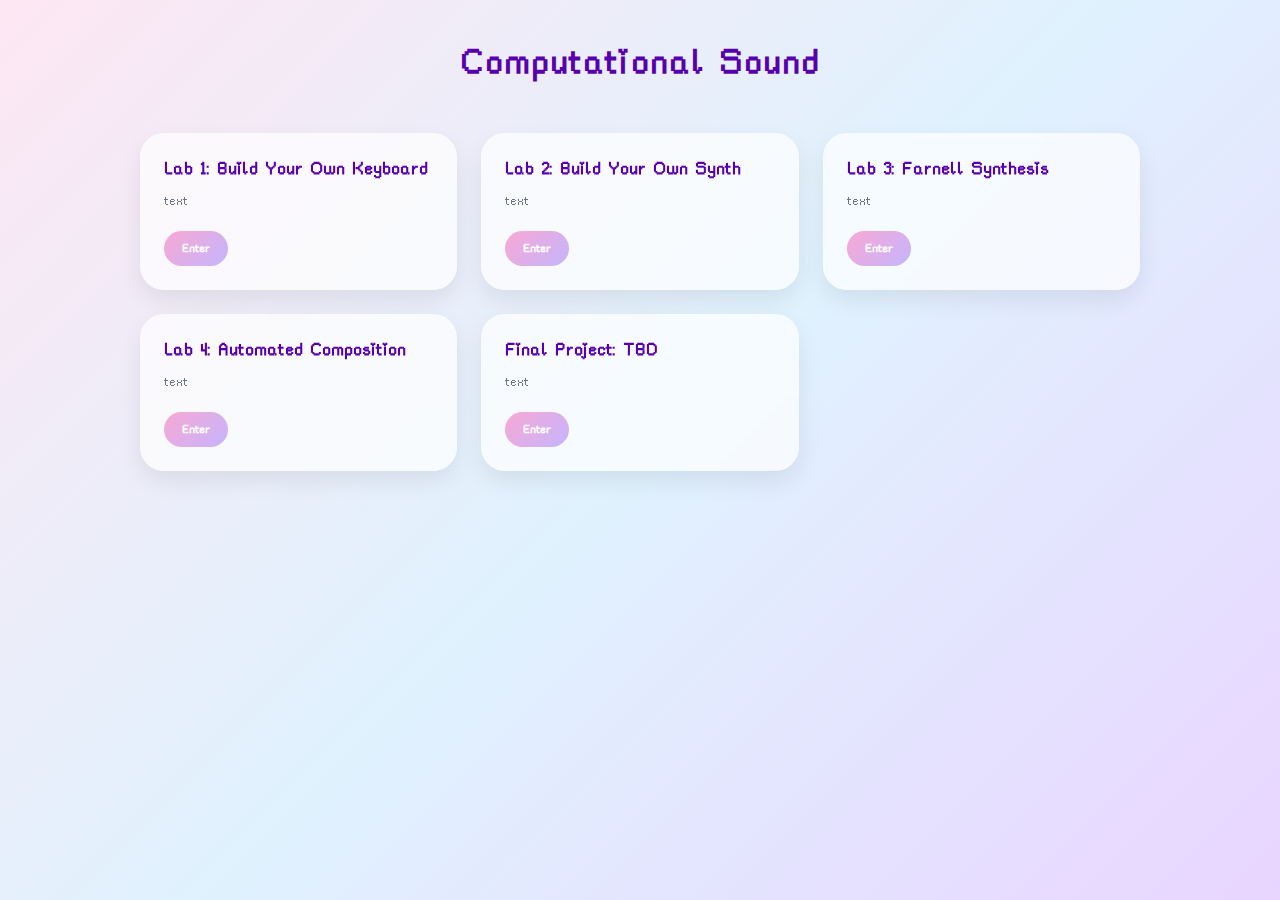
<file: index.html>
<!DOCTYPE html>
<html lang="en">
<head>
  <meta charset="UTF-8" />
  <meta name="viewport" content="width=device-width, initial-scale=1.0" />
  <title>Computational Sound Projects</title>
  <link rel="stylesheet" href="style.css">
</head>

<body>
  <h1>Computational Sound</h1>

  <div class="grid">

    <div class="card">
      <h2>Lab 1: Build Your Own Keyboard</h2>
      <p>text</p>
      <a class="btn" href="HW1/hw1.html">Enter</a>
    </div>

    <div class="card">
      <h2>Lab 2: Build Your Own Synth</h2>
      <p>text</p>
      <a class="btn" href="HW2/hw2.html">Enter</a>
    </div>

    <div class="card">
      <h2>Lab 3: Farnell Synthesis</h2>
      <p>text</p>
      <a class="btn" href="HW3/part2.html">Enter</a>
    </div>

    <div class="card">
      <h2>Lab 4: Automated Composition</h2>
      <p>text</p>
      <a class="btn" href="HW4/hw4.html">Enter</a>
    </div>

    <div class="card">
      <h2>Final Project: TBD</h2>
      <p>text</p>
      <a class="btn" href="...">Enter</a>
    </div>

  </div>

</body>

<script type="text/javascript">
// <![CDATA[
var colour="#d88cff";
var sparkles=120;

/****************************
*  Tinkerbell Magic Sparkle *
* (c) 2005 mf2fm web-design *
*  http://www.mf2fm.com/rv  *
* DON'T EDIT BELOW THIS BOX *
****************************/
var x=ox=400;
var y=oy=300;
var swide=800;
var shigh=600;
var sleft=sdown=0;
var tiny=new Array();
var star=new Array();
var starv=new Array();
var starx=new Array();
var stary=new Array();
var tinyx=new Array();
var tinyy=new Array();
var tinyv=new Array();

window.onload=function() { if (document.getElementById) {
  var i, rats, rlef, rdow;
  for (var i=0; i<sparkles; i++) {
    var rats=createDiv(3, 3);
    rats.style.visibility="hidden";
    document.body.appendChild(tiny[i]=rats);
    starv[i]=0;
    tinyv[i]=0;
    var rats=createDiv(5, 5);
    rats.style.backgroundColor="transparent";
    rats.style.visibility="hidden";
    var rlef=createDiv(1, 5);
    var rdow=createDiv(5, 1);
    rats.appendChild(rlef);
    rats.appendChild(rdow);
    rlef.style.top="2px";
    rlef.style.left="0px";
    rdow.style.top="0px";
    rdow.style.left="2px";
    document.body.appendChild(star[i]=rats);
  }
  set_width();
  sparkle();
}}

function sparkle() {
  var c;
  if (x!=ox || y!=oy) {
    ox=x;
    oy=y;
    for (c=0; c<sparkles; c++) if (!starv[c]) {
      star[c].style.left=(starx[c]=x)+"px";
      star[c].style.top=(stary[c]=y)+"px";
      star[c].style.clip="rect(0px, 5px, 5px, 0px)";
      star[c].style.visibility="visible";
      starv[c]=50;
      break;
    }
  }
  for (c=0; c<sparkles; c++) {
    if (starv[c]) update_star(c);
    if (tinyv[c]) update_tiny(c);
  }
  setTimeout("sparkle()", 40);
}

function update_star(i) {
  if (--starv[i]==25) star[i].style.clip="rect(1px, 4px, 4px, 1px)";
  if (starv[i]) {
    stary[i]+=1+Math.random()*3;
    if (stary[i]<shigh+sdown) {
      star[i].style.top=stary[i]+"px";
      starx[i]+=(i%5-2)/5;
      star[i].style.left=starx[i]+"px";
    }
    else {
      star[i].style.visibility="hidden";
      starv[i]=0;
      return;
    }
  }
  else {
    tinyv[i]=50;
    tiny[i].style.top=(tinyy[i]=stary[i])+"px";
    tiny[i].style.left=(tinyx[i]=starx[i])+"px";
    tiny[i].style.width="2px";
    tiny[i].style.height="2px";
    star[i].style.visibility="hidden";
    tiny[i].style.visibility="visible"
  }
}

function update_tiny(i) {
  if (--tinyv[i]==25) {
    tiny[i].style.width="1px";
    tiny[i].style.height="1px";
  }
  if (tinyv[i]) {
    tinyy[i]+=1+Math.random()*3;
    if (tinyy[i]<shigh+sdown) {
      tiny[i].style.top=tinyy[i]+"px";
      tinyx[i]+=(i%5-2)/5;
      tiny[i].style.left=tinyx[i]+"px";
    }
    else {
      tiny[i].style.visibility="hidden";
      tinyv[i]=0;
      return;
    }
  }
  else tiny[i].style.visibility="hidden";
}

document.onmousemove=mouse;
function mouse(e) {
  set_scroll();
  y=(e)?e.pageY:event.y+sdown;
  x=(e)?e.pageX:event.x+sleft;
}

function set_scroll() {
  if (typeof(self.pageYOffset)=="number") {
    sdown=self.pageYOffset;
    sleft=self.pageXOffset;
  }
  else if (document.body.scrollTop || document.body.scrollLeft) {
    sdown=document.body.scrollTop;
    sleft=document.body.scrollLeft;
  }
  else if (document.documentElement && (document.documentElement.scrollTop || document.documentElement.scrollLeft)) {
    sleft=document.documentElement.scrollLeft;
	sdown=document.documentElement.scrollTop;
  }
  else {
    sdown=0;
    sleft=0;
  }
}

window.onresize=set_width;
function set_width() {
  if (typeof(self.innerWidth)=="number") {
    swide=self.innerWidth;
    shigh=self.innerHeight;
  }
  else if (document.documentElement && document.documentElement.clientWidth) {
    swide=document.documentElement.clientWidth;
    shigh=document.documentElement.clientHeight;
  }
  else if (document.body.clientWidth) {
    swide=document.body.clientWidth;
    shigh=document.body.clientHeight;
  }
}

function createDiv(height, width) {
  var div=document.createElement("div");
  div.style.position="absolute";
  div.style.height=height+"px";
  div.style.width=width+"px";
  div.style.overflow="hidden";
  div.style.backgroundColor=colour;
  return (div);
}
// ]]>
</script>

</html>
</file>
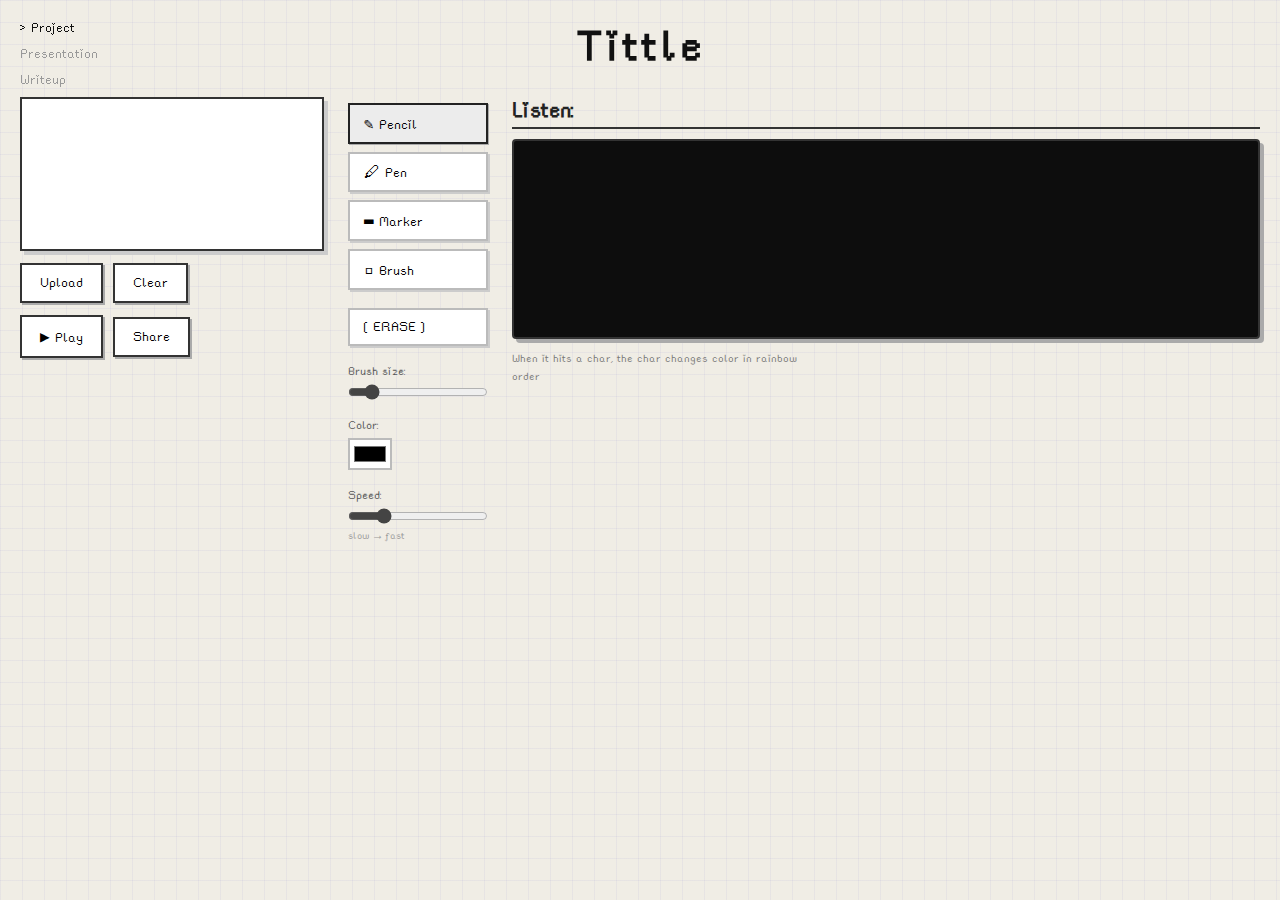
<file: finalProject/index.html>
<!DOCTYPE html>
<html lang="en">
<head>
  <meta charset="UTF-8">
  <meta name="viewport" content="width=device-width, initial-scale=1.0">
  <title>Tittle</title>
  <link rel="stylesheet" href="style.css">
</head>
<body>

  <nav id="project-nav">
    <div class="nav-container">
      <a href="index.html" class="nav-link active">Project</a>
      <a href="" class="nav-link">Presentation</a>
      <a href="./writeup/writeup.html" class="nav-link">Writeup</a>
    </div>
  </nav>

  <h1 class="app-title">Tittle</h1>

  <div id="layout">

    <!-- Left: drawing canvas -->
    <div id="left-col">
      <div id="canvas-wrap">
        <canvas id="drawCanvas"></canvas>
      </div>
      <div id="action-row">
        <button id="uploadBtn">Upload</button>
        <button id="clearBtn">Clear</button>
        <input type="file" id="fileInput" accept="image/*" hidden>
      </div>
      <div id="playback-row">
        <button id="playBtn">&#9654; Play</button>
        <button id="shareBtn">Share</button>
      </div>
    </div>

    <!-- Center: tools -->
    <div id="center-col">
      <div id="tool-list">
        <button class="tool-btn active" data-tool="pencil">&#9998; Pencil</button>
        <button class="tool-btn" data-tool="pen">&#128394; Pen</button>
        <button class="tool-btn" data-tool="marker">&#9644; Marker</button>
        <button class="tool-btn" data-tool="brush">&#9643; Brush</button>
      </div>

      <button id="eraseBtn">[ ERASE ]</button>

      <div class="ctrl-group">
        <label>Brush size:</label>
        <input type="range" id="brushSize" min="1" max="40" value="6">
      </div>

      <div class="ctrl-group">
        <label>Color:</label>
        <input type="color" id="colorPicker" value="#000000">
      </div>

      <div class="ctrl-group">
        <label>Speed:</label>
        <input type="range" id="tempoSlider" min="40" max="350" value="110">
        <span class="ctrl-hint">slow &#8594; fast</span>
      </div>
    </div>

    <!-- Right: ASCII "score" -->
    <div id="right-col">
      <h2>Listen:</h2>
      <div id="ascii-display"></div>
      <p class="listen-hint">When it hits a char, the char changes color in rainbow order</p>
    </div>

  </div>

  <script src="main.js"></script>
</body>
</html>
</file>
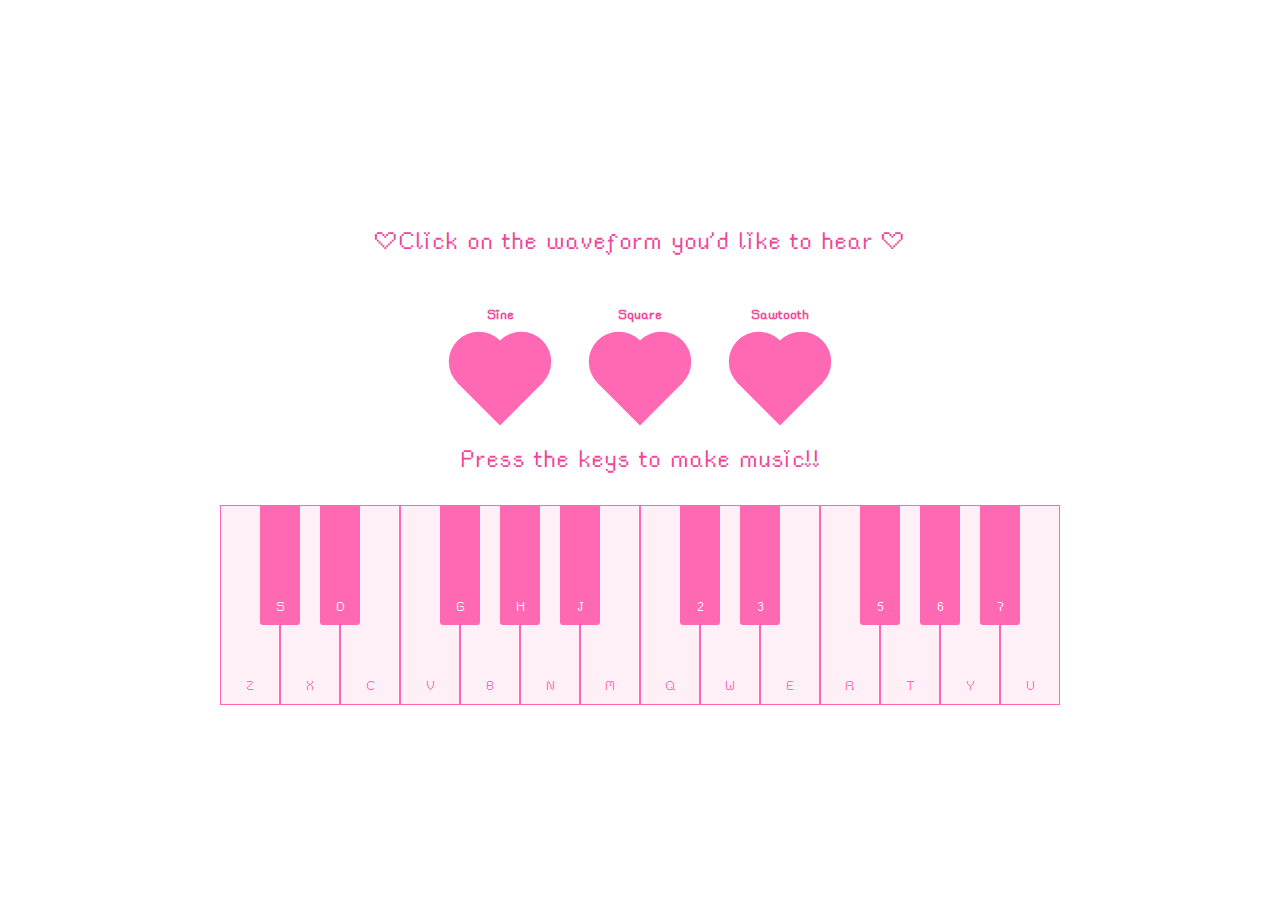
<file: Homework 1/index.html>
<!DOCTYPE html>
<html>

<head>
    <meta charset="utf-8">
    <title>HW1</title>
    <link rel="stylesheet" href="style.css">
</head>

<p>¿Click on the waveform you'd like to hear ¿</p>

<div class="hearts">
  <div class="heart-container">
    <div class="heart-label">Sine</div>
    <div class="heart-button" data-wave="sine"></div>
  </div>
  <div class="heart-container">
    <div class="heart-label">Square</div>
    <div class="heart-button" data-wave="square"></div>
  </div>
  <div class="heart-container">
    <div class="heart-label">Sawtooth</div>
    <div class="heart-button" data-wave="sawtooth"></div>
  </div>
</div>

<body>
    <p>Press the keys to make music!!</p>
</body>

<div id="keyboard">
  <div class="key white" data-key="90">Z</div>
  <div class="key white" data-key="88">X</div>
  <div class="key white" data-key="67">C</div>
  <div class="key white" data-key="86">V</div>
  <div class="key white" data-key="66">B</div>
  <div class="key white" data-key="78">N</div>
  <div class="key white" data-key="77">M</div>

  <div class="key white" data-key="81">Q</div>
  <div class="key white" data-key="87">W</div>
  <div class="key white" data-key="69">E</div>
  <div class="key white" data-key="82">R</div>
  <div class="key white" data-key="84">T</div>
  <div class="key white" data-key="89">Y</div>
  <div class="key white" data-key="85">U</div>

  <div class="key black" data-key="83" style="left: 40px;">S</div>
  <div class="key black" data-key="68" style="left: 100px;">D</div>
  <div class="key black" data-key="71" style="left: 220px;">G</div>
  <div class="key black" data-key="72" style="left: 280px;">H</div>
  <div class="key black" data-key="74" style="left: 340px;">J</div>

  <div class="key black" data-key="50" style="left: 460px;">2</div>
  <div class="key black" data-key="51" style="left: 520px;">3</div>
  <div class="key black" data-key="53" style="left: 640px;">5</div>
  <div class="key black" data-key="54" style="left: 700px;">6</div>
  <div class="key black" data-key="55" style="left: 760px;">7</div>
</div>


<script src="main.js"></script>

</html>
</file>
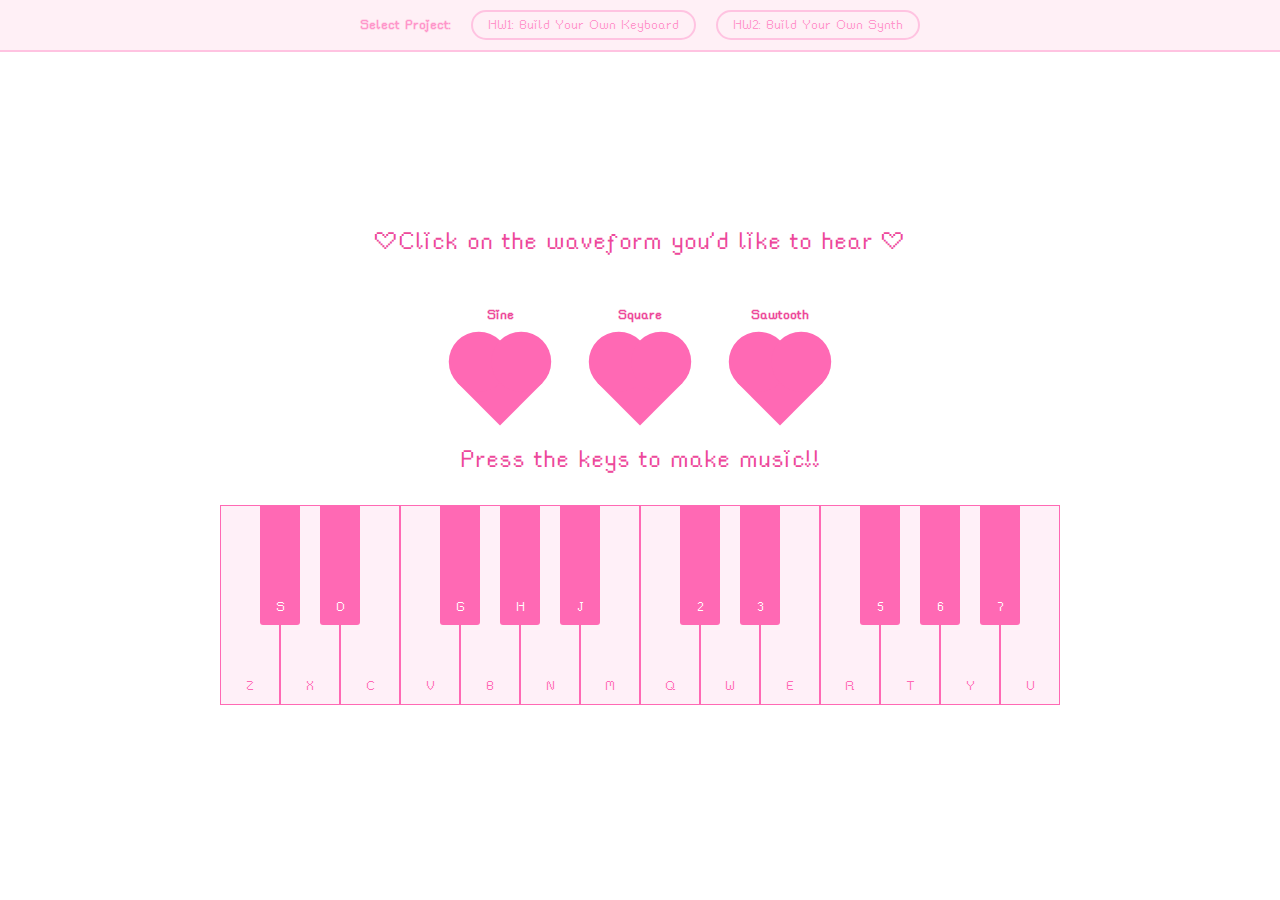
<file: HW1/index.html>
<!DOCTYPE html>
<html>

<head>
    <meta charset="utf-8">
    <title>HW1</title>
    <link rel="stylesheet" href="style.css">
</head>

<body>

<nav id="project-nav">
  <div class="nav-container">
    <span class="nav-title">Select Project:</span>
    <a href="../HW1/index.html" class="nav-link active">HW1: Build Your Own Keyboard</a>
    <a href="../HW2/index.html" class="nav-link">HW2: Build Your Own Synth</a>
  </div>
  </nav>

<p>¿Click on the waveform you'd like to hear ¿</p>

<div class="hearts">
  <div class="heart-container">
    <div class="heart-label">Sine</div>
    <div class="heart-button" data-wave="sine"></div>
  </div>
  <div class="heart-container">
    <div class="heart-label">Square</div>
    <div class="heart-button" data-wave="square"></div>
  </div>
  <div class="heart-container">
    <div class="heart-label">Sawtooth</div>
    <div class="heart-button" data-wave="sawtooth"></div>
  </div>
</div>

    <p>Press the keys to make music!!</p>

<div id="keyboard">
  <div class="key white" data-key="90">Z</div>
  <div class="key white" data-key="88">X</div>
  <div class="key white" data-key="67">C</div>
  <div class="key white" data-key="86">V</div>
  <div class="key white" data-key="66">B</div>
  <div class="key white" data-key="78">N</div>
  <div class="key white" data-key="77">M</div>

  <div class="key white" data-key="81">Q</div>
  <div class="key white" data-key="87">W</div>
  <div class="key white" data-key="69">E</div>
  <div class="key white" data-key="82">R</div>
  <div class="key white" data-key="84">T</div>
  <div class="key white" data-key="89">Y</div>
  <div class="key white" data-key="85">U</div>

  <div class="key black" data-key="83" style="left: 40px;">S</div>
  <div class="key black" data-key="68" style="left: 100px;">D</div>
  <div class="key black" data-key="71" style="left: 220px;">G</div>
  <div class="key black" data-key="72" style="left: 280px;">H</div>
  <div class="key black" data-key="74" style="left: 340px;">J</div>

  <div class="key black" data-key="50" style="left: 460px;">2</div>
  <div class="key black" data-key="51" style="left: 520px;">3</div>
  <div class="key black" data-key="53" style="left: 640px;">5</div>
  <div class="key black" data-key="54" style="left: 700px;">6</div>
  <div class="key black" data-key="55" style="left: 760px;">7</div>
</div>

</body>

<script src="main.js"></script>

</html>
</file>
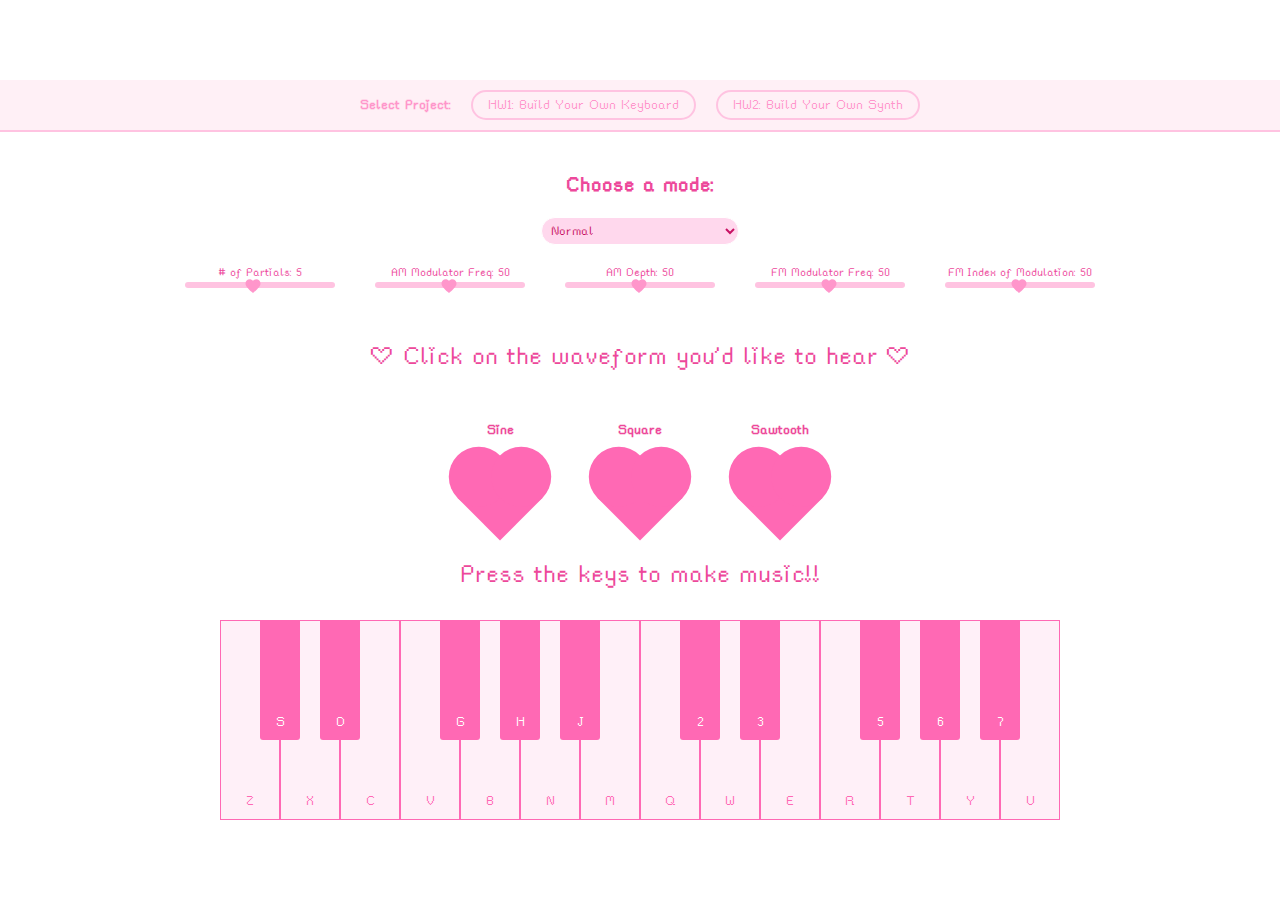
<file: HW2/index.html>
<!DOCTYPE html>
<html>

<head>
    <meta charset="utf-8">
    <title>HW2</title>
    <link rel="stylesheet" href="style.css">
</head>


<body>

  <nav id="project-nav">
  <div class="nav-container">
    <span class="nav-title">Select Project:</span>
    <a href="../HW1/index.html" class="nav-link active">HW1: Build Your Own Keyboard</a>
    <a href="../HW2/index.html" class="nav-link">HW2: Build Your Own Synth</a>
  </div>
  </nav>

  <!-- <br><br> -->
  <h2>Choose a mode:</h2>
  <select name="mode" id="mode">
    <option value="normal">Normal</option>
    <option value="additive">Additive Synthesis (w. LFO)</option>
    <option value="AM">Amplitudde Modulation</option>
    <option value="FM">Frequency Modulation</option>
    <option value="fun">Have fun & experiment !!</option>

  </select>

  <!-- <p>Switch me on to experiment...</p>
  <label class="switch">
    <input type="checkbox" id="switchMode">
    <span class="slider round"></span>
  </label> -->

<div id="controls">
  <div class="control-group">
    <label># of Partials: <span id="partialsVal">5</span></label>
    <input type="range" id="partials" min="1" max="10" value="5">
  </div>

  <div class="control-group">
    <label>AM Modulator Freq: <span id="amFreqVal">5</span></label>
    <input type="range" id="amFreq" min="1" max="100" value="50">
  </div>

   <div class="control-group">
    <label>AM Depth: <span id="depthVal">5</span></label>
    <input type="range" id="depth" min="1" max="100" value="50">
  </div>

  <div class="control-group">
    <label>FM Modulator Freq: <span id="fmFreqVal">5</span></label>
    <input type="range" id="fmFreq" min="1" max="100" value="50">
  </div>

  <div class="control-group">
    <label>FM Index of Modulation: <span id="fmIndexVal">5</span></label>
    <input type="range" id="fmIndex" min="1" max="100" value="50">
  </div>
</div>

<p>¿ Click on the waveform you'd like to hear ¿</p>

<div class="hearts">
  <div class="heart-container">
    <div class="heart-label">Sine</div>
    <div class="heart-button" data-wave="sine"></div>
  </div>
  <div class="heart-container">
    <div class="heart-label">Square</div>
    <div class="heart-button" data-wave="square"></div>
  </div>
  <div class="heart-container">
    <div class="heart-label">Sawtooth</div>
    <div class="heart-button" data-wave="sawtooth"></div>
  </div>
</div>

    <p>Press the keys to make music!!</p>

<div id="keyboard">
  <div class="key white" data-key="90">Z</div>
  <div class="key white" data-key="88">X</div>
  <div class="key white" data-key="67">C</div>
  <div class="key white" data-key="86">V</div>
  <div class="key white" data-key="66">B</div>
  <div class="key white" data-key="78">N</div>
  <div class="key white" data-key="77">M</div>

  <div class="key white" data-key="81">Q</div>
  <div class="key white" data-key="87">W</div>
  <div class="key white" data-key="69">E</div>
  <div class="key white" data-key="82">R</div>
  <div class="key white" data-key="84">T</div>
  <div class="key white" data-key="89">Y</div>
  <div class="key white" data-key="85">U</div>

  <div class="key black" data-key="83" style="left: 40px;">S</div>
  <div class="key black" data-key="68" style="left: 100px;">D</div>
  <div class="key black" data-key="71" style="left: 220px;">G</div>
  <div class="key black" data-key="72" style="left: 280px;">H</div>
  <div class="key black" data-key="74" style="left: 340px;">J</div>

  <div class="key black" data-key="50" style="left: 460px;">2</div>
  <div class="key black" data-key="51" style="left: 520px;">3</div>
  <div class="key black" data-key="53" style="left: 640px;">5</div>
  <div class="key black" data-key="54" style="left: 700px;">6</div>
  <div class="key black" data-key="55" style="left: 760px;">7</div>
</div>

</body>




<script src="main.js"></script>

</html>
</file>
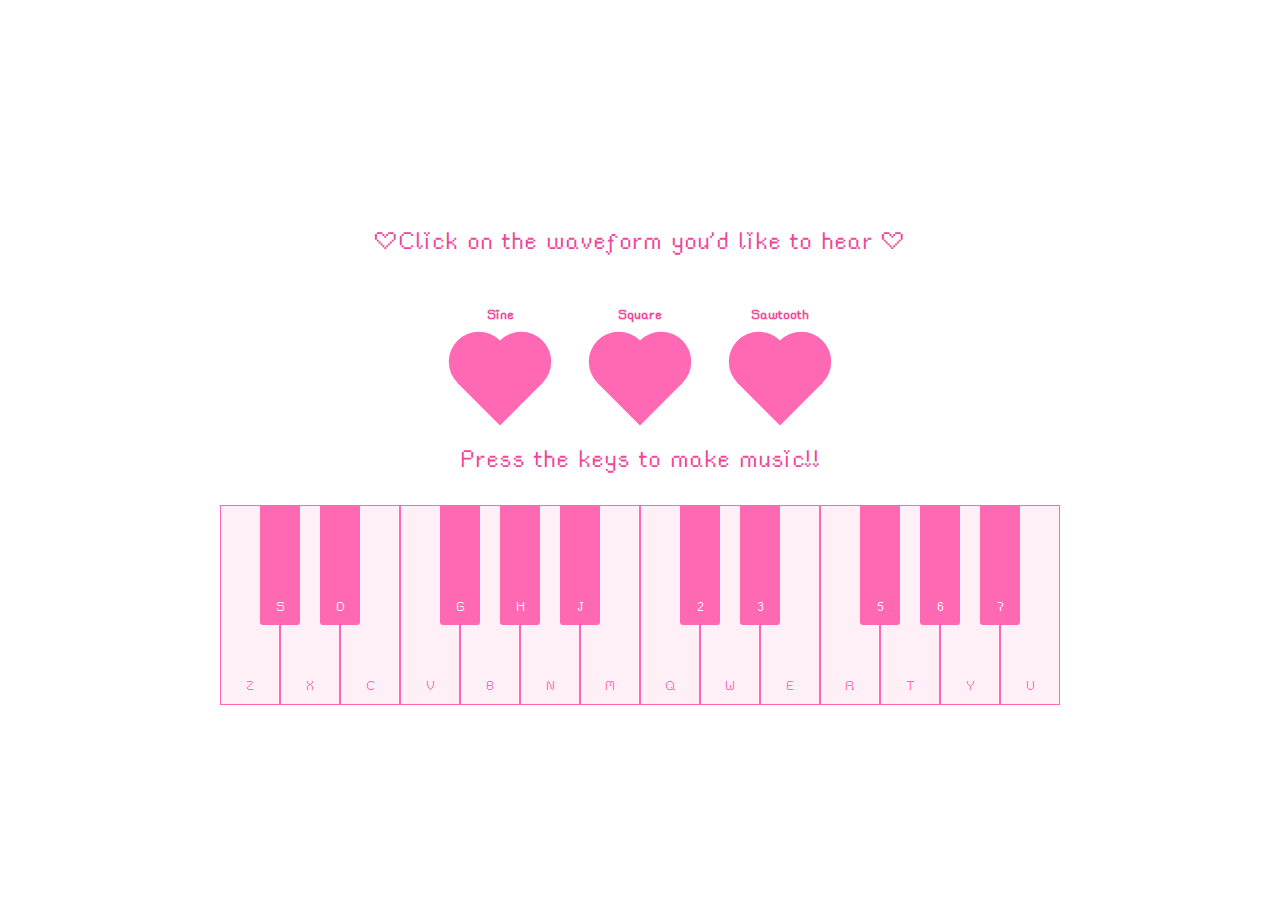
<file: Homework 1/main.html>
<!DOCTYPE html>
<html>

<head>
    <meta charset="utf-8">
    <title>HW1</title>
    <link rel="stylesheet" href="style.css">
</head>

<p>¿Click on the waveform you'd like to hear ¿</p>

<div class="hearts">
  <div class="heart-container">
    <div class="heart-label">Sine</div>
    <div class="heart-button" data-wave="sine"></div>
  </div>
  <div class="heart-container">
    <div class="heart-label">Square</div>
    <div class="heart-button" data-wave="square"></div>
  </div>
  <div class="heart-container">
    <div class="heart-label">Sawtooth</div>
    <div class="heart-button" data-wave="sawtooth"></div>
  </div>
</div>

<body>
    <p>Press the keys to make music!!</p>
</body>

<div id="keyboard">
  <div class="key white" data-key="90">Z</div>
  <div class="key white" data-key="88">X</div>
  <div class="key white" data-key="67">C</div>
  <div class="key white" data-key="86">V</div>
  <div class="key white" data-key="66">B</div>
  <div class="key white" data-key="78">N</div>
  <div class="key white" data-key="77">M</div>

  <div class="key white" data-key="81">Q</div>
  <div class="key white" data-key="87">W</div>
  <div class="key white" data-key="69">E</div>
  <div class="key white" data-key="82">R</div>
  <div class="key white" data-key="84">T</div>
  <div class="key white" data-key="89">Y</div>
  <div class="key white" data-key="85">U</div>

  <div class="key black" data-key="83" style="left: 40px;">S</div>
  <div class="key black" data-key="68" style="left: 100px;">D</div>
  <div class="key black" data-key="71" style="left: 220px;">G</div>
  <div class="key black" data-key="72" style="left: 280px;">H</div>
  <div class="key black" data-key="74" style="left: 340px;">J</div>

  <div class="key black" data-key="50" style="left: 460px;">2</div>
  <div class="key black" data-key="51" style="left: 520px;">3</div>
  <div class="key black" data-key="53" style="left: 640px;">5</div>
  <div class="key black" data-key="54" style="left: 700px;">6</div>
  <div class="key black" data-key="55" style="left: 760px;">7</div>
</div>


<script src="main.js"></script>

</html>
</file>
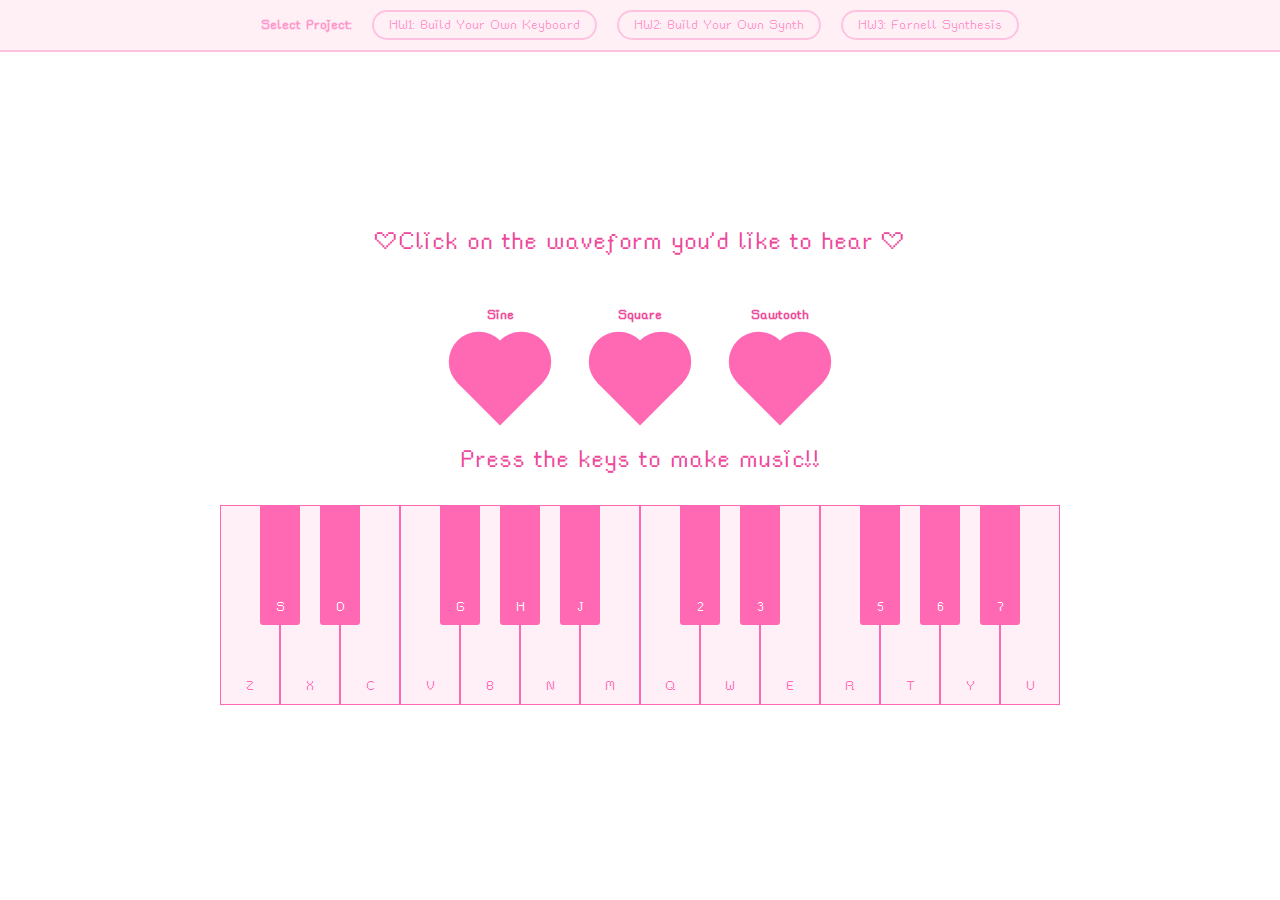
<file: HW1/hw1.html>
<!DOCTYPE html>
<html>

<head>
    <meta charset="utf-8">
    <title>HW1</title>
    <link rel="stylesheet" href="style.css">
</head>

<body>

<nav id="project-nav">
  <div class="nav-container">
    <span class="nav-title">Select Project:</span>
    <a href="./hw1.html" class="nav-link active">HW1: Build Your Own Keyboard</a>
    <a href="../HW2/hw2.html" class="nav-link">HW2: Build Your Own Synth</a>
    <a href="../HW3/part2.html" class="nav-link">HW3: Farnell Synthesis</a>

  </div>
  </nav>

<p>¿Click on the waveform you'd like to hear ¿</p>

<div class="hearts">
  <div class="heart-container">
    <div class="heart-label">Sine</div>
    <div class="heart-button" data-wave="sine"></div>
  </div>
  <div class="heart-container">
    <div class="heart-label">Square</div>
    <div class="heart-button" data-wave="square"></div>
  </div>
  <div class="heart-container">
    <div class="heart-label">Sawtooth</div>
    <div class="heart-button" data-wave="sawtooth"></div>
  </div>
</div>

    <p>Press the keys to make music!!</p>

<div id="keyboard">
  <div class="key white" data-key="90">Z</div>
  <div class="key white" data-key="88">X</div>
  <div class="key white" data-key="67">C</div>
  <div class="key white" data-key="86">V</div>
  <div class="key white" data-key="66">B</div>
  <div class="key white" data-key="78">N</div>
  <div class="key white" data-key="77">M</div>

  <div class="key white" data-key="81">Q</div>
  <div class="key white" data-key="87">W</div>
  <div class="key white" data-key="69">E</div>
  <div class="key white" data-key="82">R</div>
  <div class="key white" data-key="84">T</div>
  <div class="key white" data-key="89">Y</div>
  <div class="key white" data-key="85">U</div>

  <div class="key black" data-key="83" style="left: 40px;">S</div>
  <div class="key black" data-key="68" style="left: 100px;">D</div>
  <div class="key black" data-key="71" style="left: 220px;">G</div>
  <div class="key black" data-key="72" style="left: 280px;">H</div>
  <div class="key black" data-key="74" style="left: 340px;">J</div>

  <div class="key black" data-key="50" style="left: 460px;">2</div>
  <div class="key black" data-key="51" style="left: 520px;">3</div>
  <div class="key black" data-key="53" style="left: 640px;">5</div>
  <div class="key black" data-key="54" style="left: 700px;">6</div>
  <div class="key black" data-key="55" style="left: 760px;">7</div>
</div>

</body>

<script src="main.js"></script>

</html>
</file>
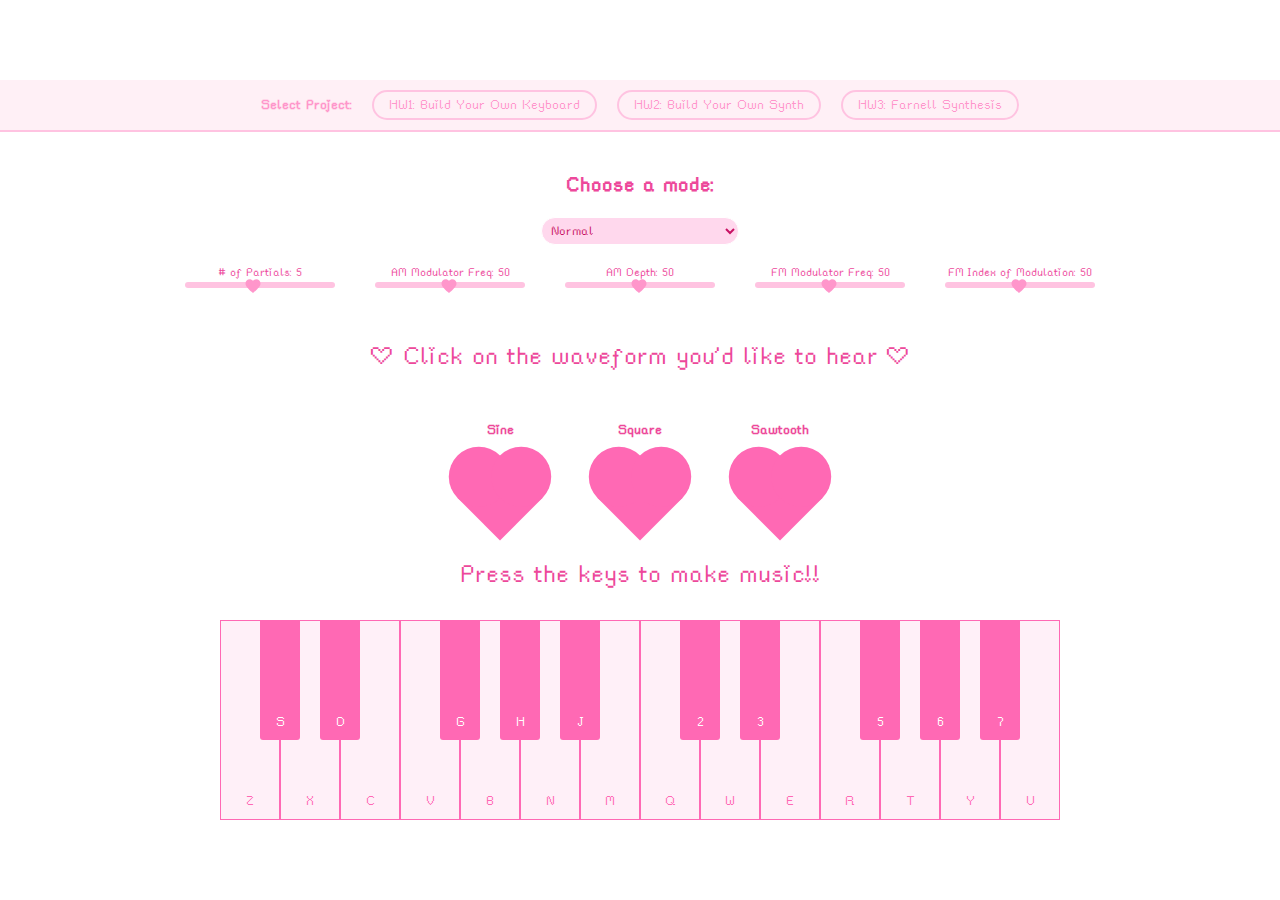
<file: HW2/hw2.html>
<!DOCTYPE html>
<html>

<head>
    <meta charset="utf-8">
    <title>HW2</title>
    <link rel="stylesheet" href="style.css">
</head>


<body>

  <nav id="project-nav">
  <div class="nav-container">
    <span class="nav-title">Select Project:</span>
    <a href="../HW1/hw1.html" class="nav-link">HW1: Build Your Own Keyboard</a>
    <a href="./HW2/hw2.html" class="nav-link active">HW2: Build Your Own Synth</a>
    <a href="../HW3/part2.html" class="nav-link">HW3: Farnell Synthesis</a>

  </div>
  </nav>

  <h2>Choose a mode:</h2>
  <select name="mode" id="mode">
    <option value="normal">Normal</option>
    <option value="additive">Additive Synthesis (w. LFO)</option>
    <option value="AM">Amplitudde Modulation</option>
    <option value="FM">Frequency Modulation</option>
    <option value="fun">Have fun & experiment !!</option>

  </select>

  <!-- <p>Switch me on to experiment...</p>
  <label class="switch">
    <input type="checkbox" id="switchMode">
    <span class="slider round"></span>
  </label> -->

<div id="controls">
  <div class="control-group">
    <label># of Partials: <span id="partialsVal">5</span></label>
    <input type="range" id="partials" min="1" max="10" value="5">
  </div>

  <div class="control-group">
    <label>AM Modulator Freq: <span id="amFreqVal">5</span></label>
    <input type="range" id="amFreq" min="1" max="100" value="50">
  </div>

   <div class="control-group">
    <label>AM Depth: <span id="depthVal">5</span></label>
    <input type="range" id="depth" min="1" max="100" value="50">
  </div>

  <div class="control-group">
    <label>FM Modulator Freq: <span id="fmFreqVal">5</span></label>
    <input type="range" id="fmFreq" min="1" max="100" value="50">
  </div>

  <div class="control-group">
    <label>FM Index of Modulation: <span id="fmIndexVal">5</span></label>
    <input type="range" id="fmIndex" min="1" max="100" value="50">
  </div>
</div>

<p>¿ Click on the waveform you'd like to hear ¿</p>

<div class="hearts">
  <div class="heart-container">
    <div class="heart-label">Sine</div>
    <div class="heart-button" data-wave="sine"></div>
  </div>
  <div class="heart-container">
    <div class="heart-label">Square</div>
    <div class="heart-button" data-wave="square"></div>
  </div>
  <div class="heart-container">
    <div class="heart-label">Sawtooth</div>
    <div class="heart-button" data-wave="sawtooth"></div>
  </div>
</div>

    <p>Press the keys to make music!!</p>

<div id="keyboard">
  <div class="key white" data-key="90">Z</div>
  <div class="key white" data-key="88">X</div>
  <div class="key white" data-key="67">C</div>
  <div class="key white" data-key="86">V</div>
  <div class="key white" data-key="66">B</div>
  <div class="key white" data-key="78">N</div>
  <div class="key white" data-key="77">M</div>

  <div class="key white" data-key="81">Q</div>
  <div class="key white" data-key="87">W</div>
  <div class="key white" data-key="69">E</div>
  <div class="key white" data-key="82">R</div>
  <div class="key white" data-key="84">T</div>
  <div class="key white" data-key="89">Y</div>
  <div class="key white" data-key="85">U</div>

  <div class="key black" data-key="83" style="left: 40px;">S</div>
  <div class="key black" data-key="68" style="left: 100px;">D</div>
  <div class="key black" data-key="71" style="left: 220px;">G</div>
  <div class="key black" data-key="72" style="left: 280px;">H</div>
  <div class="key black" data-key="74" style="left: 340px;">J</div>

  <div class="key black" data-key="50" style="left: 460px;">2</div>
  <div class="key black" data-key="51" style="left: 520px;">3</div>
  <div class="key black" data-key="53" style="left: 640px;">5</div>
  <div class="key black" data-key="54" style="left: 700px;">6</div>
  <div class="key black" data-key="55" style="left: 760px;">7</div>
</div>

</body>

<script src="main.js"></script>

</html>
</file>
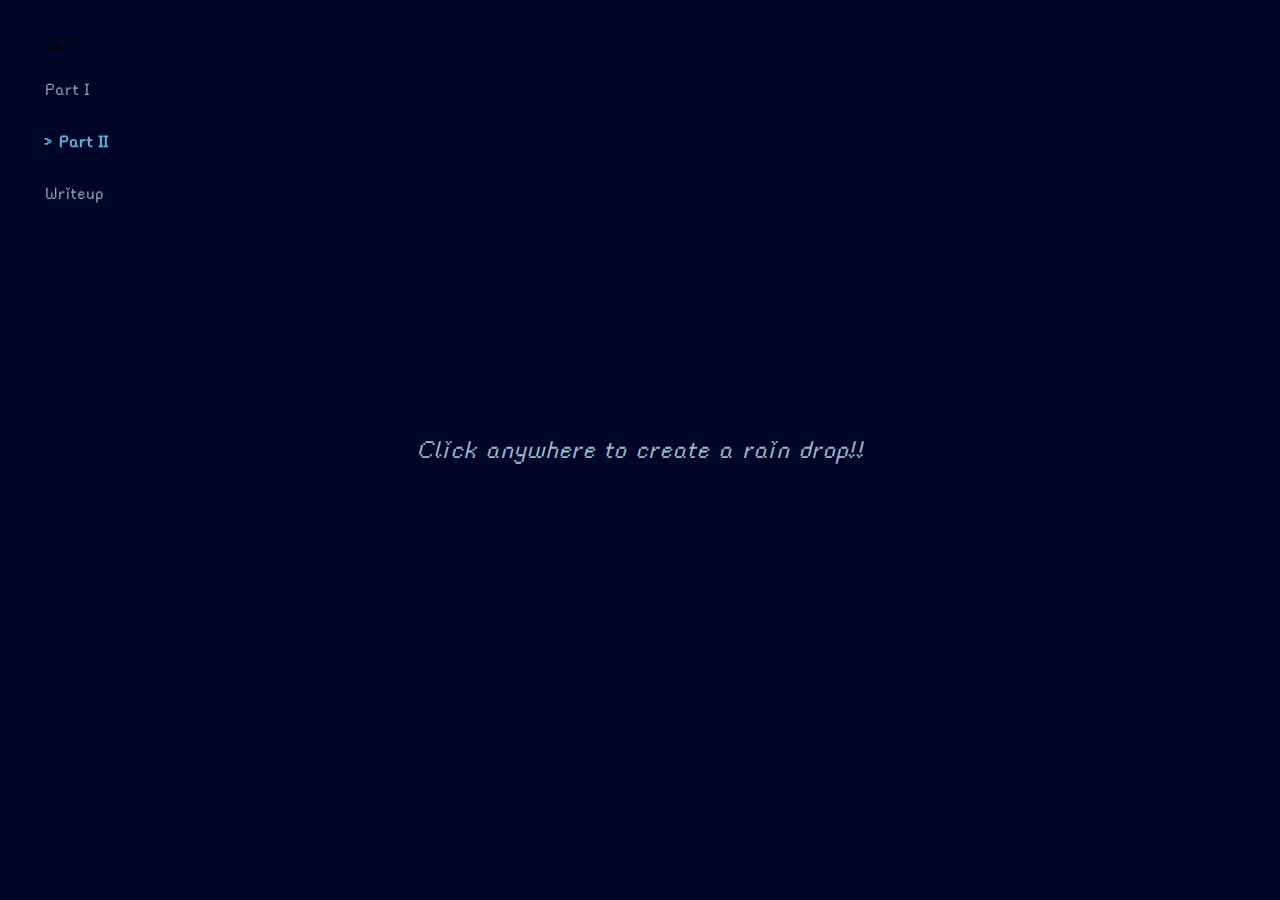
<file: HW3/part2.html>
<!DOCTYPE html>
<html lang="en">
    <head>
        <meta charset="UTF-8">
        <title>HW3</title>
        <link rel="stylesheet" href="style.css">
    </head>

    <body>

        <nav id="project-nav">
            <div class="nav-container">
                <span class="nav-title">Lab 3:</span>
                <a href="../HW3/part1/part1.html" class="nav-link">Part I</a>
                <a href="index.html" class="nav-link active">Part II</a>
                <a href="../HW3/writeup/writeup.html" class="nav-link"> Writeup</a>
            </div>
        </nav>

        <div id="directions">
            <p>Click anywhere to create a rain drop!!</p>
        </div>

    </body>

<script src="main.js"></script>

</html>
</file>
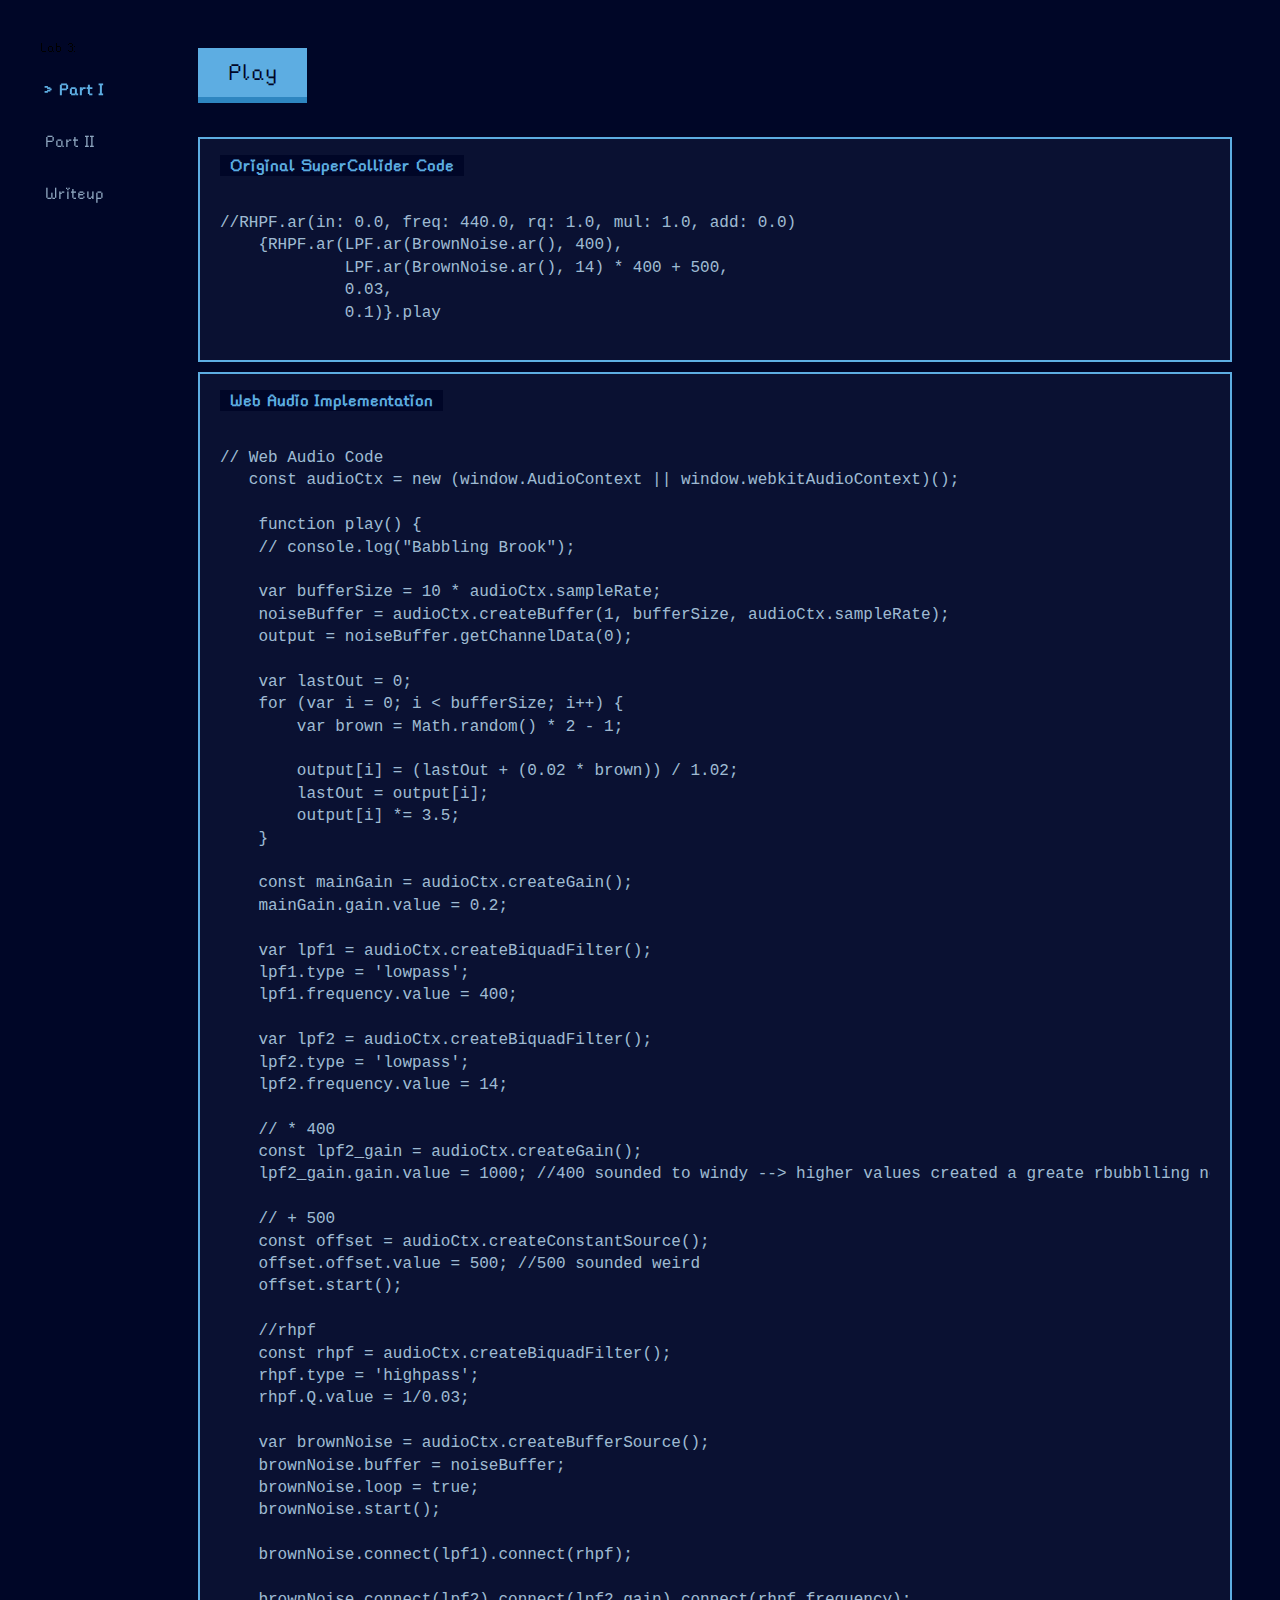
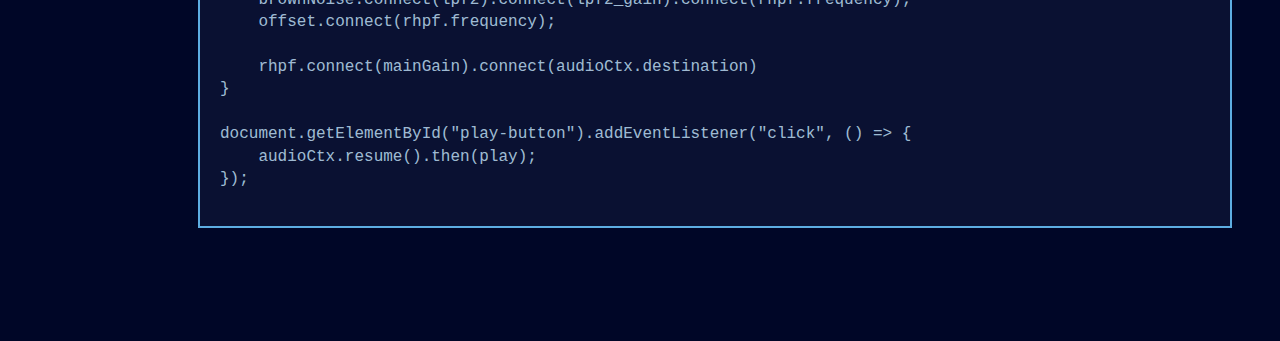
<file: HW3/part1/part1.html>
<!DOCTYPE html>
<html>

<head>
    <meta charset="utf-8">
    <title>HW1</title>
    <link rel="stylesheet" href="style.css">
</head>

<body>
    <nav id="project-nav">
        <div class="nav-container">
            <span class="nav-title">Lab 3:</span>
            <a href="./part1.html" class="nav-link active">Part I</a>
            <a href="../part2.html" class="nav-link">Part II</a>
            <a href="../writeup/writeup.html" class="nav-link"> Writeup</a>
        </div>
    </nav>

    <main id="part-1-container">        
        <div class="audio-controls">
            <button id="play-button">Play</button>
            <div id="visualizer"></div> 
        </div>

        <div class="code-comparison">
            <div class="code-box">
                <h3>Original SuperCollider Code</h3>
                <pre><code>//RHPF.ar(in: 0.0, freq: 440.0, rq: 1.0, mul: 1.0, add: 0.0)
    {RHPF.ar(LPF.ar(BrownNoise.ar(), 400), 
             LPF.ar(BrownNoise.ar(), 14) * 400 + 500,
             0.03,
             0.1)}.play
</code></pre>
            </div>
            
            <div class="code-box">
                <h3>Web Audio Implementation</h3>
                <pre><code>// Web Audio Code
   const audioCtx = new (window.AudioContext || window.webkitAudioContext)();

    function play() {
    // console.log("Babbling Brook");

    var bufferSize = 10 * audioCtx.sampleRate;
    noiseBuffer = audioCtx.createBuffer(1, bufferSize, audioCtx.sampleRate);
    output = noiseBuffer.getChannelData(0);

    var lastOut = 0;
    for (var i = 0; i < bufferSize; i++) {
        var brown = Math.random() * 2 - 1;
    
        output[i] = (lastOut + (0.02 * brown)) / 1.02;
        lastOut = output[i];
        output[i] *= 3.5;
    }

    const mainGain = audioCtx.createGain();
    mainGain.gain.value = 0.2;

    var lpf1 = audioCtx.createBiquadFilter();
    lpf1.type = 'lowpass';
    lpf1.frequency.value = 400;

    var lpf2 = audioCtx.createBiquadFilter();
    lpf2.type = 'lowpass';
    lpf2.frequency.value = 14;
    
    // * 400
    const lpf2_gain = audioCtx.createGain();
    lpf2_gain.gain.value = 1000; //400 sounded to windy --> higher values created a greate rbubblling noise
    
    // + 500
    const offset = audioCtx.createConstantSource();
    offset.offset.value = 500; //500 sounded weird
    offset.start();

    //rhpf
    const rhpf = audioCtx.createBiquadFilter();
    rhpf.type = 'highpass';
    rhpf.Q.value = 1/0.03;

    var brownNoise = audioCtx.createBufferSource();
    brownNoise.buffer = noiseBuffer;
    brownNoise.loop = true;
    brownNoise.start();
    
    brownNoise.connect(lpf1).connect(rhpf);

    brownNoise.connect(lpf2).connect(lpf2_gain).connect(rhpf.frequency);
    offset.connect(rhpf.frequency);

    rhpf.connect(mainGain).connect(audioCtx.destination)
}

document.getElementById("play-button").addEventListener("click", () => {
    audioCtx.resume().then(play);
});
</code></pre>
            </div>
        </div>
    </main>

</body>

<script src="main.js"></script>

</html>
</file>
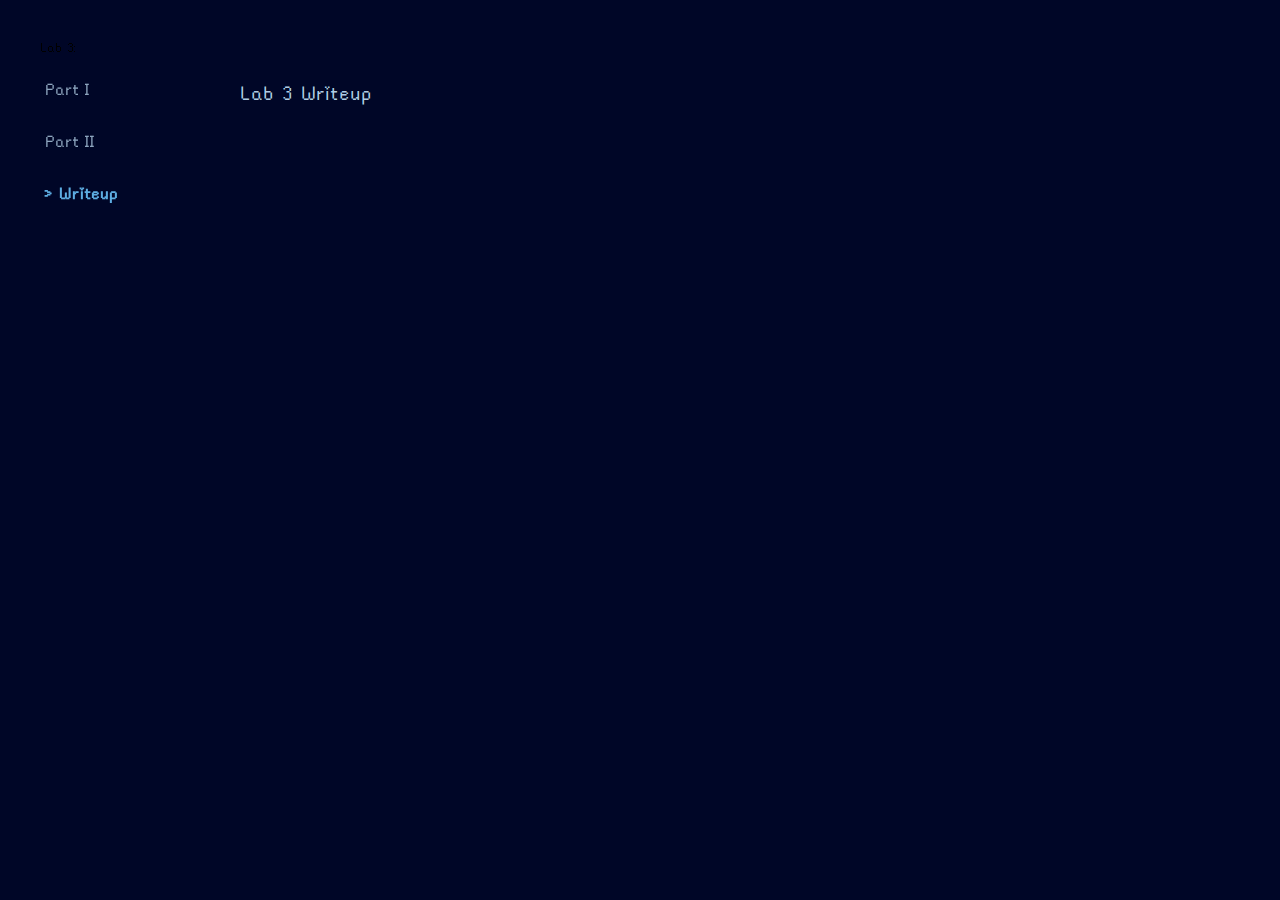
<file: HW3/writeup/writeup.html>
<!DOCTYPE html>
<html>

<head>
    <meta charset="utf-8">
    <title>HW1</title>
    <link rel="stylesheet" href="style.css">
</head>

<body>

    <nav id="project-nav">
        <div class="nav-container">
            <span class="nav-title">Lab 3:</span>
            <a href="../part1/part1.html" class="nav-link">Part I</a>
            <a href="../part2.html" class="nav-link">Part II</a>
            <a href="writeup.html" class="nav-link active"> Writeup</a>
        </div>
    </nav>

    <div id="writeup-container">
        <p id="typewriter-text"></p>
    </div>
</body>

<script src="main.js"></script>

</html>
</file>
<file: style.css>
@font-face {
    font-family: rainyhearts;
    src: url("rainyhearts.ttf")format('truetype');
}

* {
    box-sizing: border-box;
    margin: 0;
    padding: 0;
    font-family: rainyhearts;
}

body {
    min-height: 100vh;
    background: linear-gradient(135deg, #fde7f3, #e0f2fe, #e9d5ff);
    color: #4b5563;
    padding: 40px 20px;
}

h1 {
    text-align: center;
    font-size: 2.6rem;
    margin-bottom: 50px;
    color: #5900ad;
    letter-spacing: 1px;
}

.grid {
    display: grid;
    grid-template-columns: repeat(auto-fit, minmax(260px, 1fr));
    gap: 24px;
    max-width: 1000px;
    margin: 0 auto;
}

.card {
    background: rgba(255, 255, 255, 0.7);
    border-radius: 24px;
    padding: 24px;
    backdrop-filter: blur(8px);
    box-shadow: 0 10px 25px rgba(0, 0, 0, 0.08);
    transition: transform 0.25s ease, box-shadow 0.25s ease;
    position: relative;
    overflow: hidden;
}

.card::after {
    content: "";
    position: absolute;
    inset: 0;
    background: linear-gradient(120deg, transparent, rgba(255, 255, 255, 0.4), transparent);
    opacity: 0;
    transition: opacity 0.3s ease;
}

.card:hover::after {
    opacity: 1;
}

.card:hover {
    transform: translateY(-6px) scale(1.03);
    box-shadow: 0 20px 40px rgba(0, 0, 0, 0.12);
}

.card h2 {
    font-size: 1.3rem;
    margin-bottom: 10px;
    color: #5900ad;
}

.card p {
    color: #6b7280;
    margin-bottom: 18px;
    line-height: 1.5;
}

.btn {
    display: inline-block;
    position: relative;
    z-index: 999;
    padding: 10px 18px;
    background: linear-gradient(135deg, #f9a8d4, #c4b5fd);
    color: white;
    text-decoration: none;
    border-radius: 999px;
    font-size: 0.9rem;
    font-weight: 600;
    transition: transform 0.2s ease, box-shadow 0.2s ease;
}
</file>
<file: finalProject/style.css>
@font-face {
  font-family: rainyhearts;
  src: url("../rainyhearts.ttf") format('truetype');
}

* {
  box-sizing: border-box;
  margin: 0;
  padding: 0;
}

body {
  font-family: rainyhearts, 'Courier New', monospace;
  min-height: 100vh;
  color: #222;
  padding: 20px 20px 40px;
  /* grid-paper background matching the sketch */
  background-color: #f0ede5;
  background-image:
    linear-gradient(rgba(110, 110, 200, 0.07) 1px, transparent 1px),
    linear-gradient(90deg, rgba(110, 110, 200, 0.07) 1px, transparent 1px);
  background-size: 22px 22px;
}

/* ── Nav ─────────────────────────────────────────────────────────────────── */
#project-nav {
  position: fixed;
  top: 20px;
  left: 20px;
  z-index: 100;
}
.nav-container { display: flex; flex-direction: column; gap: 10px; }
.nav-link {
  color: #999;
  text-decoration: none;
  font-size: 1rem;
  transition: color 0.15s;
}
.nav-link:hover { color: #444; }
.nav-link.active { color: #111; }
.nav-link.active::before { content: "> "; }

/* ── Title ───────────────────────────────────────────────────────────────── */
.app-title {
  text-align: center;
  font-size: 3.2rem;
  letter-spacing: 3px;
  margin: 0 0 24px;
  color: #111;
  font-family: rainyhearts, serif;
}

/* ── Layout ──────────────────────────────────────────────────────────────── */
#layout {
  display: flex;
  gap: 24px;
  justify-content: center;
  align-items: flex-start;
  max-width: 1400px;
  margin: 0 auto;
}

/* ── Left column ─────────────────────────────────────────────────────────── */
#left-col {
  display: flex;
  flex-direction: column;
  gap: 12px;
}

#canvas-wrap {
  border: 2.5px solid #333;
  background: #fff;
  cursor: crosshair;
  position: relative;
  box-shadow: 4px 4px 0 #ccc;
}

#drawCanvas {
  display: block;
  touch-action: none;
  user-select: none;
}

#action-row,
#playback-row {
  display: flex;
  gap: 10px;
  align-items: center;
}

/* ── Center column ───────────────────────────────────────────────────────── */
#center-col {
  display: flex;
  flex-direction: column;
  gap: 18px;
  min-width: 140px;
  padding-top: 6px;
}

#tool-list {
  display: flex;
  flex-direction: column;
  gap: 8px;
}

.tool-btn {
  padding: 9px 14px;
  border: 2px solid #bbb;
  background: #fff;
  cursor: pointer;
  font-family: rainyhearts, monospace;
  font-size: 1rem;
  text-align: left;
  transition: border-color 0.1s, background 0.1s;
  box-shadow: 2px 2px 0 #ccc;
}
.tool-btn:hover { border-color: #888; }
.tool-btn.active {
  border-color: #222;
  background: #ececec;
  box-shadow: 1px 1px 0 #aaa;
}

#eraseBtn {
  padding: 9px 14px;
  border: 2px solid #bbb;
  background: #fff;
  cursor: pointer;
  font-family: rainyhearts, monospace;
  font-size: 1rem;
  text-align: left;
  box-shadow: 2px 2px 0 #ccc;
  transition: border-color 0.1s, background 0.1s;
}
#eraseBtn:hover { border-color: #888; }
#eraseBtn.active {
  border-color: #222;
  background: #ececec;
}

.ctrl-group {
  display: flex;
  flex-direction: column;
  gap: 5px;
}
.ctrl-group label {
  font-size: 0.9rem;
  color: #555;
}
.ctrl-hint {
  font-size: 0.75rem;
  color: #999;
}

input[type="range"] {
  width: 100%;
  accent-color: #444;
  cursor: pointer;
}

input[type="color"] {
  width: 44px;
  height: 32px;
  border: 2px solid #bbb;
  cursor: pointer;
  padding: 2px;
  background: #fff;
}

/* ── Buttons ─────────────────────────────────────────────────────────────── */
button {
  padding: 10px 18px;
  font-family: rainyhearts, monospace;
  font-size: 1rem;
  border: 2px solid #333;
  background: #fff;
  cursor: pointer;
  transition: background 0.1s, color 0.1s;
  box-shadow: 2px 2px 0 #aaa;
}
button:hover { background: #ececec; }
button:active { box-shadow: none; transform: translate(1px, 1px); }

#playBtn.playing {
  background: #111;
  color: #fff;
  border-color: #111;
}

/* ── Right column: ASCII display ─────────────────────────────────────────── */
#right-col {
  flex: 1;
  min-width: 280px;
  display: flex;
  flex-direction: column;
  gap: 10px;
}

#right-col h2 {
  font-size: 1.6rem;
  border-bottom: 2.5px solid #333;
  padding-bottom: 4px;
}

#ascii-display {
  font-family: 'Courier New', Courier, monospace;
  font-size: 10px;
  line-height: 10px;
  letter-spacing: 1.5px;
  background: #0d0d0d;
  color: #888;
  padding: 10px 8px;
  border-radius: 4px;
  overflow: auto;
  border: 2px solid #333;
  box-shadow: 4px 4px 0 #aaa;
  min-height: 200px;
  max-height: 480px;
}

.ascii-row {
  display: block;
  white-space: nowrap;
}

/* scanner column highlight */
.scanner-col {
  background: rgba(255, 255, 80, 0.25);
  border-radius: 1px;
}

.listen-hint {
  font-size: 0.82rem;
  color: #777;
  line-height: 1.4;
  max-width: 300px;
}
</file>
<file: Homework 1/style.css>
@font-face {
    font-family: rainyhearts;
    src: url("rainyhearts.ttf")format('truetype');
}

body {
  margin: 0;
  min-height: 100vh;

  display: flex;
  flex-direction: column;
  align-items: center;
  justify-content: center; 
  /* background-color: #fbd9cd; */
  font-family: rainyhearts, sans-serif;
  color: #ed489b;
}

P {
    font-size: 30px;

}

#keyboard {
  position: relative;
  display: flex;
  height: 200px;
  user-select: none;
  /* (60px * 14 keys) = 840px total width */
  width: 840px; 
  margin: 0 auto;
}

.key {
  display: flex;
  justify-content: center;
  align-items: flex-end;
  font-family: 'rainyhearts', monospace;
  cursor: pointer;
  box-sizing: border-box;
  padding-bottom: 10px;
}

.white {
  width: 60px;
  height: 200px;
  background: #fff0f8;
  border: 1px solid #ff69b4;
  color: #ff69b4;
  z-index: 1; 
}

.black {
  position: absolute; 
  width: 40px;
  height: 120px;
  background: #ff69b4;
  color: white;
  z-index: 2; 
  border-radius: 0 0 3px 3px;
}

  .hearts {
    display: flex;
    gap: 80px; 
    margin-top: 20px;
  }

  .heart-container {
    display: flex;
    flex-direction: column;
    align-items: center;
  }

 .heart-label {
  color: #ed489b;
  font-weight: bold;
  font-size: 16px;
  margin-bottom: 30px;
  z-index: 10; 
  position: relative;
}

  .heart-button {
    width: 60px;
    height: 60px;
    background-color: #ff69b4;
    position: relative;
    transform: rotate(-45deg);
    cursor: pointer;
    transition: background-color 0.2s;
    color: #ff69b4; 
  }

  .heart-button::before,
  .heart-button::after {
    content: "";
    width: 60px;
    height: 60px;
    background-color: currentColor; 
    border-radius: 50%;
    position: absolute;
  }

  .heart-button::before {
    top: -30px;
    left: 0;
  }

  .heart-button::after {
    left: 30px;
    top: 0;
  }

  .heart-button.active {
    background-color: #ff1493;
    color: #ff1493; 
  }
</file>
<file: HW1/style.css>
@font-face {
    font-family: rainyhearts;
    src: url("rainyhearts.ttf")format('truetype');
}

body {
  margin: 0;
  min-height: 100vh;

  display: flex;
  flex-direction: column;
  align-items: center;
  justify-content: center; 
  /* background-color: #fbd9cd; */
  font-family: rainyhearts, sans-serif;
  color: #ed489b;
}

P {
    font-size: 30px;

}

#project-nav {
  background-color: #fff0f6;
  padding: 10px 0;
  border-bottom: 2px solid #ffc3e1;
  width: 100%;
  position: fixed;
  top: 0;
  margin-bottom: 20px;
}

.nav-container {
  display: flex;
  justify-content: center;
  align-items: center;
  gap: 20px;
}

.nav-title {
  color: #ff96cb;
  font-weight: bold;
}

.nav-link {
  text-decoration: none;
  color: #ff96cb;
  padding: 5px 15px;
  border: 2px solid #ffc3e1;
  border-radius: 20px;
  transition: all 0.3s ease;
}

.nav-link:hover {
  background-color: #ffc3e1;
  color: white;
}

/* .nav-link.active {
  background-color: #ff96cb;
  color: white;
  border-color: #ff96cb;
} */

#keyboard {
  position: relative;
  display: flex;
  height: 200px;
  user-select: none;
  /* (60px * 14 keys) = 840px total width */
  width: 840px; 
  margin: 0 auto;
}

.key {
  display: flex;
  justify-content: center;
  align-items: flex-end;
  font-family: 'rainyhearts', monospace;
  cursor: pointer;
  box-sizing: border-box;
  padding-bottom: 10px;
}

.white {
  width: 60px;
  height: 200px;
  background: #fff0f8;
  border: 1px solid #ff69b4;
  color: #ff69b4;
  z-index: 1; 
}

.black {
  position: absolute; 
  width: 40px;
  height: 120px;
  background: #ff69b4;
  color: white;
  z-index: 2; 
  border-radius: 0 0 3px 3px;
}

  .hearts {
    display: flex;
    gap: 80px; 
    margin-top: 20px;
  }

  .heart-container {
    display: flex;
    flex-direction: column;
    align-items: center;
  }

 .heart-label {
  color: #ed489b;
  font-weight: bold;
  font-size: 16px;
  margin-bottom: 30px;
  z-index: 10; 
  position: relative;
}

  .heart-button {
    width: 60px;
    height: 60px;
    background-color: #ff69b4;
    position: relative;
    transform: rotate(-45deg);
    cursor: pointer;
    transition: background-color 0.2s;
    color: #ff69b4; 
  }

  .heart-button::before,
  .heart-button::after {
    content: "";
    width: 60px;
    height: 60px;
    background-color: currentColor; 
    border-radius: 50%;
    position: absolute;
  }

  .heart-button::before {
    top: -30px;
    left: 0;
  }

  .heart-button::after {
    left: 30px;
    top: 0;
  }

  .heart-button.active {
    background-color: #ff1493;
    color: #ff1493; 
  }
</file>
<file: HW2/style.css>
@font-face {
    font-family: rainyhearts;
    src: url("rainyhearts.ttf")format('truetype');
}

body {
  margin: 0;
  min-height: 100vh;

  display: flex;
  flex-direction: column;
  align-items: center;
  justify-content: center; 
  font-family: rainyhearts, sans-serif;
  color: #ed489b;
}

P {
  font-size: 30px;
}

label{
  font-size: 14px;
}

#project-nav {
  background-color: #fff0f6;
  padding: 10px 0;
  border-bottom: 2px solid #ffc3e1;
  width: 100%;
  margin-bottom: 20px;
}

.nav-container {
  display: flex;
  justify-content: center;
  align-items: center;
  gap: 20px;
}

.nav-title {
  color: #ff96cb;
  font-weight: bold;
}

.nav-link {
  text-decoration: none;
  color: #ff96cb;
  padding: 5px 15px;
  border: 2px solid #ffc3e1;
  border-radius: 20px;
  transition: all 0.3s ease;
}

.nav-link:hover {
  background-color: #ffc3e1;
  color: white;
}

/* .nav-link.active {
  background-color: #ff96cb;
  color: white;
  border-color: #ff96cb;
} */

select {
  background-color: #ffd8ed;
  color: #c81264;
  padding: 5px;
  border: 1px solid #ffffff;
  border-radius: 15px;
  font-family: rainyhearts, sans-serif;
  font-size: 15px;
}

option {
  background-color: #fff;
  color: #333;
  padding: 5px;
}

#controls {
  display: flex;
  justify-content: center;
  align-items: flex-start; 

  gap: 40px;
  width: 100%;
  margin: 20px 0;
}

.control-group {
  display: flex;
  flex-direction: column;
  align-items: center;
  width: 150px; 
}

input[type="range"] {
  -webkit-appearance: none;
  appearance: none;
  width: 100%;
  
  background: transparent;
  outline: none;
}

input[type="range"]::-webkit-slider-runnable-track {
  width: 100%;
  height: 6px; 
  background: #ffc3e1; 
  accent-color: #ff96cb;
  border-radius: 10px;
}

input[type="range"]::-webkit-slider-thumb {
  -webkit-appearance: none;
  appearance: none;
  height: 18px;
  width: 18px;
  cursor: pointer;
  /* This is a heart SVG encoded as a background image */
  background-image: url('data:image/svg+xml;utf8,<svg xmlns="http://www.w3.org/2000/svg" viewBox="0 0 24 24" fill="%23ff96cb"><path d="M12 21.35l-1.45-1.32C5.4 15.36 2 12.28 2 8.5 2 5.42 4.42 3 7.5 3c1.74 0 3.41.81 4.5 2.09C13.09 3.81 14.76 3 16.5 3 19.58 3 22 5.42 22 8.5c0 3.78-3.4 6.86-8.55 11.54L12 21.35z"/></svg>');
  background-repeat: no-repeat;
  background-position: center;
  background-size: contain;
  border: none;
  margin-top: -5px; 
}

#keyboard {
  position: relative;
  display: flex;
  height: 200px;
  user-select: none;
  /* (60px * 14 keys) = 840px total width */
  width: 840px; 
  margin: 0 auto;
}

.key {
  display: flex;
  justify-content: center;
  align-items: flex-end;
  font-family: 'rainyhearts', monospace;
  cursor: pointer;
  box-sizing: border-box;
  padding-bottom: 10px;
}

.white {
  width: 60px;
  height: 200px;
  background: #fff0f8;
  border: 1px solid #ff69b4;
  color: #ff69b4;
  z-index: 1; 
}

.black {
  position: absolute; 
  width: 40px;
  height: 120px;
  background: #ff69b4;
  color: white;
  z-index: 2; 
  border-radius: 0 0 3px 3px;
}

  .hearts {
    display: flex;
    gap: 80px; 
    margin-top: 20px;
  }

  .heart-container {
    display: flex;
    flex-direction: column;
    align-items: center;
  }

 .heart-label {
  color: #ed489b;
  font-weight: bold;
  font-size: 16px;
  margin-bottom: 30px;
  z-index: 10; 
  position: relative;
}

  .heart-button {
    width: 60px;
    height: 60px;
    background-color: #ff69b4;
    position: relative;
    transform: rotate(-45deg);
    cursor: pointer;
    transition: background-color 0.2s;
    color: #ff69b4; 
  }

  .heart-button::before,
  .heart-button::after {
    content: "";
    width: 60px;
    height: 60px;
    background-color: currentColor; 
    border-radius: 50%;
    position: absolute;
  }

  .heart-button::before {
    top: -30px;
    left: 0;
  }

  .heart-button::after {
    left: 30px;
    top: 0;
  }

  .heart-button.active {
    background-color: #ff1493;
    color: #ff1493; 
  }
</file>
<file: HW3/style.css>
@font-face {
    font-family: rainyhearts;
    src: url("rainyhearts.ttf")format('truetype');
}

body {
    margin: 0;
    overflow: hidden;
    height: 100vh;
    display: flex;
    justify-content: center;
    align-items: center;
    font-family: rainyhearts;
    cursor: crosshair;
    background-color: #000627;

}

#directions {
    text-align: center;
    pointer-events: none;
    /* let clicks pass through to the body */
    transition: opacity 1s ease;
    z-index: 10;
}

p {
    font-style: italic;
    font-size: 30px;
    color: rgba(201, 233, 255, 0.8);

}

.drop {
    position: absolute;
    width: 2px;
    height: 25px;
    background: linear-gradient(to bottom, rgba(255, 255, 255, 0), rgba(255, 255, 255, 0.8));
    border-radius: 1px;
    z-index: 5;
}

.ripple {
    position: absolute;
    border: 1.5px solid rgba(174, 194, 224, 0.5);
    border-radius: 50%;
    transform: translate(-50%, -50%);
    pointer-events: none;
    animation: ripple-out 1.2s cubic-bezier(0, 0.5, 0.5, 1) forwards;
}

@keyframes ripple-out {
    0% {
        width: 0;
        height: 0;
        opacity: 1;
        border-width: 2px;
    }
    100% {
        width: 250px;
        height: 60px;
        opacity: 0;
        border-width: 0.5px;
    }
}

/* navigation */
#project-nav {
    position: fixed;
    top: 20px;
    left: 20px;
    width: 100px; /* Fixed width for the vertical list */
    z-index: 100;
    padding: 20px;
    image-rendering: pixelated;
}

.nav-container {
    display: flex;
    flex-direction: column; 
    gap: 15px; 
    align-items: flex-start; 
}

.nav-link {
    color: rgba(201, 233, 255, 0.7);
    text-decoration: none;
    font-size: 20px;
    width: 100%;
    padding: 8px 5px;
    transition: all 0.2s steps(2);
}

.nav-link:hover {
    color: #ffffff;
    background-color: #5dade2;
    padding-left: 15px;
}

.nav-link.active {
    color: #5dade2;
    font-weight: bold;
}

.nav-link.active::before {
    content: "> ";
}
</file>
<file: HW3/part1/style.css>
@font-face {
    font-family: rainyhearts;
    src: url("../rainyhearts.ttf")format('truetype');
}

body {
    font-family: rainyhearts;
    font-family: rainyhearts;
    cursor: crosshair;
    background-color: #000627;
}

#project-nav {
    position: fixed;
    top: 20px;
    left: 20px;
    z-index: 100;
    padding: 20px;
    width: 100px;
}

.nav-container {
    display: flex;
    flex-direction: column;
    gap: 15px; 
    align-items: flex-start; 
}

.nav-link {
    color: rgba(201, 233, 255, 0.7);
    text-decoration: none;
    font-size: 20px;
    width: 100%;
    padding: 8px 5px;
    transition: all 0.2s steps(2);
}

.nav-link:hover {
    color: #ffffff;
    background-color: #5dade2;
    padding-left: 15px; 
}

.nav-link.active {
    color: #5dade2;
    font-weight: bold;
}

.nav-link.active::before {
    content: "> ";
}

#part-1-container {
    margin-left: 150px; 
    padding: 40px;
    display: flex;
    flex-direction: column;
    gap: 30px;
}

button {
    font-family: 'rainyhearts', sans-serif;
    font-size: 28px;
    background-color: #5dade2;
    color: #000627;
    border: none;
    padding: 10px 30px;
    cursor: pointer;
    /* The "3D" depth shadow */
    box-shadow: 0 6px 0 #2e86c1; 
    position: relative;
    image-rendering: pixelated;
    transition: all 0.1s;
}

button:hover {
    background-color: #85c1e9;
    box-shadow: 0 6px 0 #5dade2;
}

button:active {
    /* Moves the button down to simulate a click */
    top: 4px;
    box-shadow: 0 2px 0 #2e86c1;
}

.code-box {
    background: rgba(201, 233, 255, 0.05);
    border: 2px solid #5dade2;
    padding: 20px;
    position: relative;
    margin-top: 10px;
}

.code-box h3 {
    margin-top: -35px;
    background: #000627;
    display: inline-block;
    padding: 0 10px;
    color: #5dade2;
    font-size: 20px;
}

pre {
    color: rgba(201, 233, 255, 0.8);
    font-family: 'Courier New', monospace; /* Monospace is better for code */
    font-size: 16px;
    line-height: 1.4;
    overflow-x: auto;
}
</file>
<file: HW3/writeup/style.css>
@font-face {
    font-family: rainyhearts;
    src: url("../rainyhearts.ttf")format('truetype');
}

body {
    font-family: rainyhearts;
    cursor: crosshair;
    background-color: #000627;
}

#writeup-container {
    max-width: 800px;
    margin: 75px auto;
    color: rgba(201, 233, 255, 0.9);
    font-size: 24px;
    line-height: 1.6;
}

#project-nav {
    position: fixed;
    top: 20px;
    left: 20px;
    z-index: 100;
    padding: 20px;
    width: 100px;
}

.nav-container {
    display: flex;
    flex-direction: column; /* This stacks the items vertically */
    gap: 15px; /* Space between links */
    align-items: flex-start; /* Align text to the left */
}

.nav-link {
    color: rgba(201, 233, 255, 0.7);
    text-decoration: none;
    font-size: 20px;
    width: 100%;
    padding: 8px 5px;
    transition: all 0.2s steps(2);
}

.nav-link:hover {
    color: #ffffff;
    background-color: #5dade2;
    padding-left: 15px; /* Simple "slide" effect on hover */
}

.nav-link.active {
    color: #5dade2;
    font-weight: bold;
    /* Adds a little arrow or indicator next to the active page */
}

.nav-link.active::before {
    content: "> ";
}
</file>
